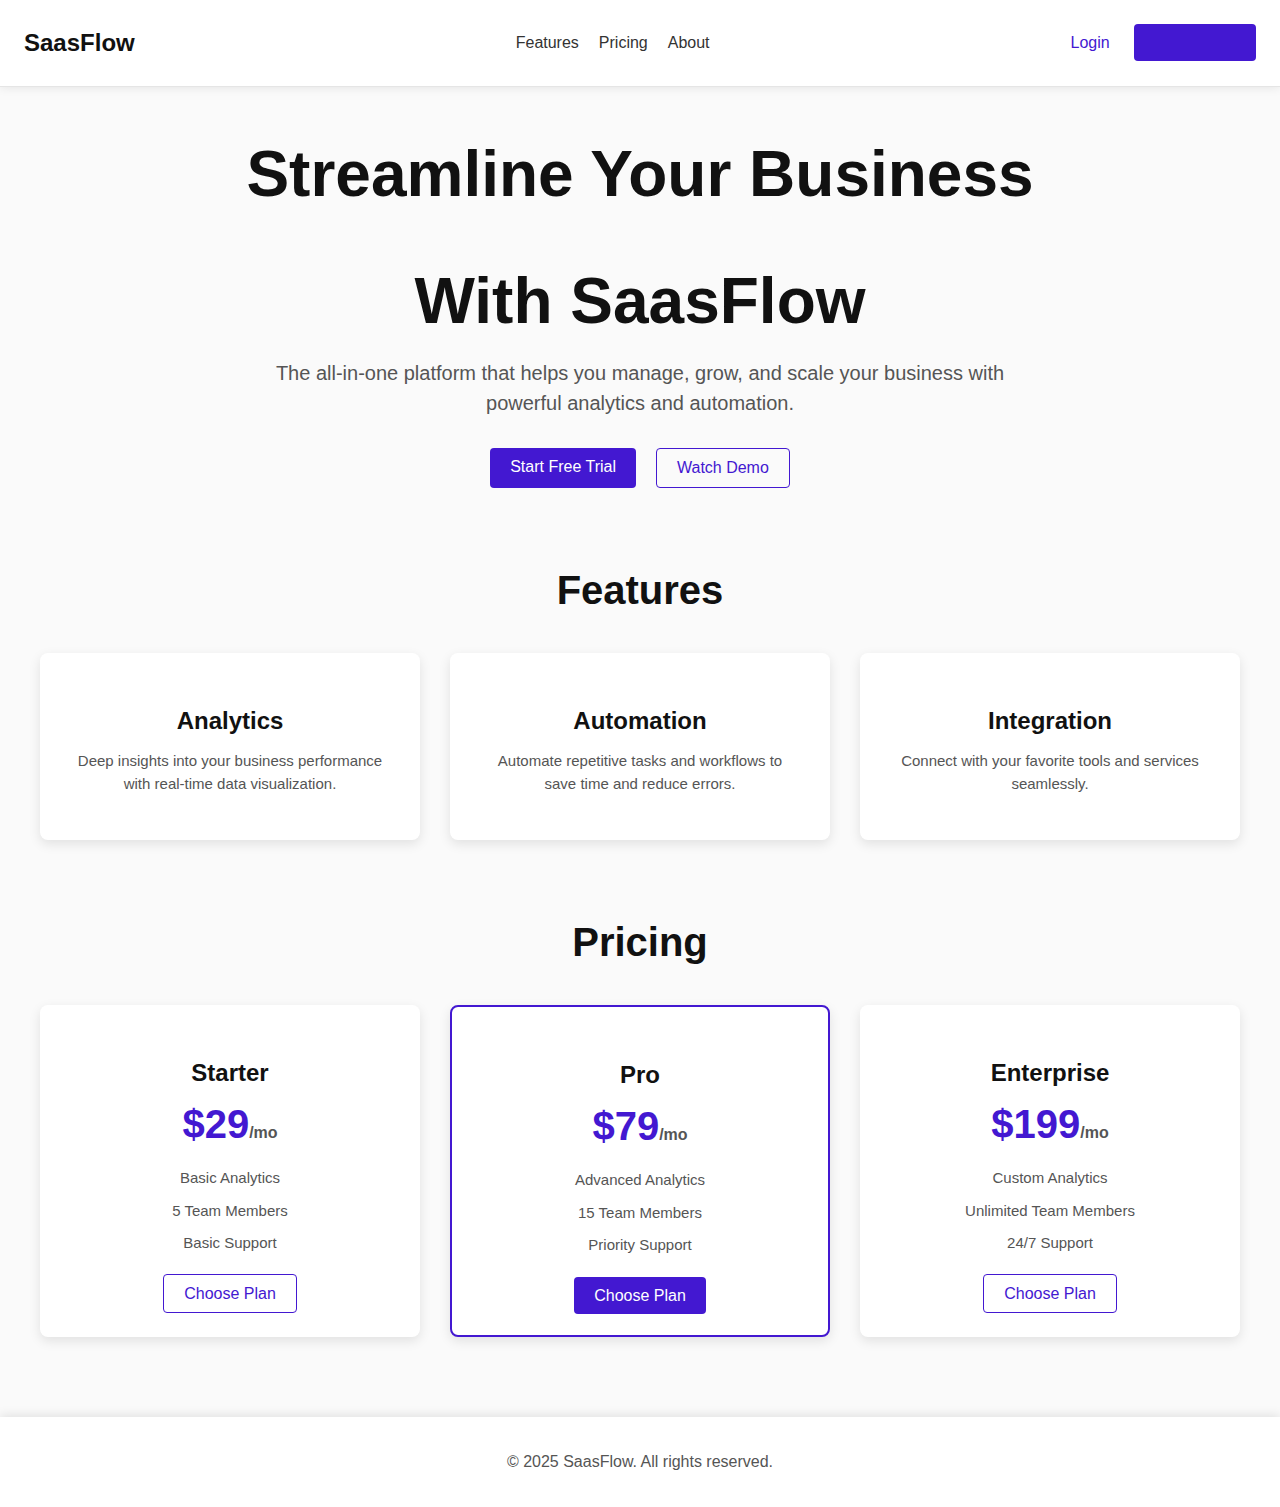
<file: index.html>
<!DOCTYPE html>
<html lang="en">
<head>
    <meta charset="UTF-8">
    <meta name="viewport" content="width=device-width, initial-scale=1.0">
    <title>SaasFlow Landing Page</title>
    <link rel="stylesheet" href="style.css">
</head>
<body>
    <header>
        <nav>
            <div class="logo">SaasFlow</div>
            <ul>
                <li><a href="#">Features</a></li>
                <li><a href="#">Pricing</a></li>
                <li><a href="#">About</a></li>
            </ul>
            <div class="actions">
                <a href="login.html">Login</a>
                <a href="#" class="button">Get Started</a>
            </div>
        </nav>
    </header>

    <section class="hero">
        <h1>Streamline Your Business</h1>
        <h2>With SaasFlow</h2>
        <p>The all-in-one platform that helps you manage, grow, and scale your business with powerful analytics and automation.</p>
        <div class="hero-buttons">
            <a href="#" class="button primary">Start Free Trial</a>
            <a href="#" class="button secondary">Watch Demo</a>
        </div>
    </section>

    <section class="features">
        <h2>Features</h2>
        <div class="features-grid">
            <div class="feature-item">
                <h3>Analytics</h3>
                <p>Deep insights into your business performance with real-time data visualization.</p>
            </div>
            <div class="feature-item">
                <h3>Automation</h3>
                <p>Automate repetitive tasks and workflows to save time and reduce errors.</p>
            </div>
            <div class="feature-item">
                <h3>Integration</h3>
                <p>Connect with your favorite tools and services seamlessly.</p>
            </div>
        </div>
    </section>

    <section class="pricing">
        <h2>Pricing</h2>
        <div class="pricing-grid">
            <div class="pricing-item">
                <h3>Starter</h3>
                <div class="price">$29<span>/mo</span></div>
                <ul>
                    <li>Basic Analytics</li>
                    <li>5 Team Members</li>
                    <li>Basic Support</li>
                </ul>
                <a href="#" class="button secondary">Choose Plan</a>
            </div>
            <div class="pricing-item pro">
                <h3>Pro</h3>
                <div class="price">$79<span>/mo</span></div>
                <ul>
                    <li>Advanced Analytics</li>
                    <li>15 Team Members</li>
                    <li>Priority Support</li>
                </ul>
                <a href="#" class="button primary">Choose Plan</a>
            </div>
            <div class="pricing-item">
                <h3>Enterprise</h3>
                <div class="price">$199<span>/mo</span></div>
                <ul>
                    <li>Custom Analytics</li>
                    <li>Unlimited Team Members</li>
                    <li>24/7 Support</li>
                </ul>
                <a href="#" class="button secondary">Choose Plan</a>
            </div>
        </div>
    </section>

    <footer>
        <p>&copy; 2025 SaasFlow. All rights reserved.</p>
    </footer>

    <script src="script.js"></script>
</body>
</html>
</file>
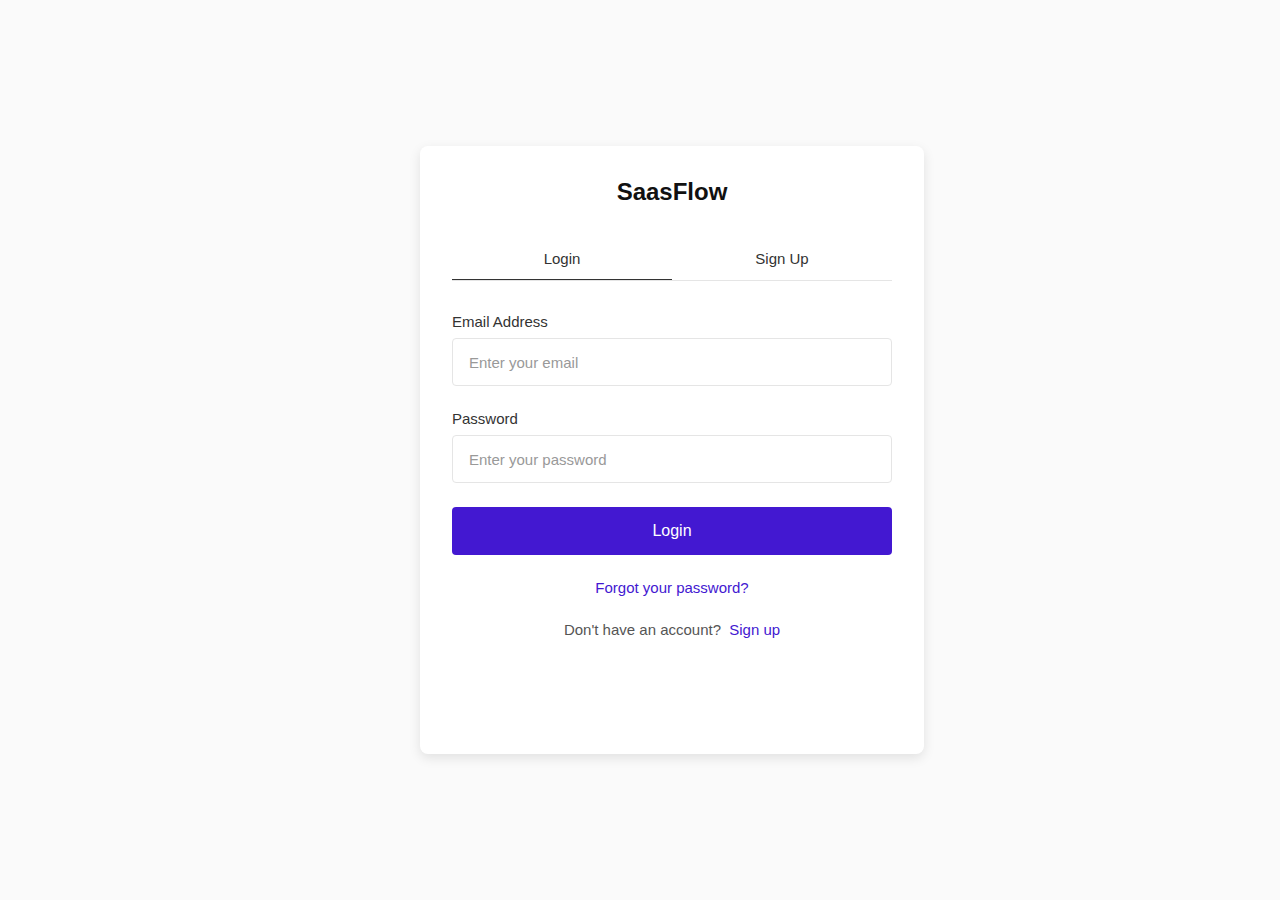
<file: login.html>
<!DOCTYPE html>
<html lang="en">
<head>
    <meta charset="UTF-8">
    <meta name="viewport" content="width=device-width, initial-scale=1.0">
    <title>Login - SaasFlow</title>
    <link rel="stylesheet" href="style.css">
</head>
<body class="login-page">
    <div class="login-container">
        <div class="login-card">
            <!-- Logo -->
            <div class="login-logo">
                <a href="index.html">SaasFlow</a>
            </div>
            
            <!-- Tab Navigation -->
            <div class="login-tabs">
                <div class="tab active" data-tab="login">Login</div>
                <div class="tab" data-tab="signup">Sign Up</div>
            </div>
            
            <!-- Login Form -->
            <form class="login-form" id="loginForm">
                <div class="form-group">
                    <label for="email">Email Address</label>
                    <input type="email" id="email" name="email" placeholder="Enter your email" required>
                </div>
                
                <div class="form-group">
                    <label for="password">Password</label>
                    <input type="password" id="password" name="password" placeholder="Enter your password" required>
                </div>
                
                <button type="submit" class="login-button">Login</button>
                
                <div class="login-links">
                    <a href="#" class="forgot-password">Forgot your password?</a>
                </div>
                
                <div class="signup-prompt">
                    <span>Don't have an account?</span>
                    <a href="#" class="signup-link">Sign up</a>
                </div>
            </form>
        </div>
    </div>
    
    <script src="script.js"></script>
</body>
</html>
</file>
<file: style.css>
body {
    font-family: 'Inter', sans-serif;
    margin: 0;
    padding: 0;
    box-sizing: border-box;
    background-color: #FAFAFA;
    color: #555555;
}

header {
    background-color: #FFFFFF;
    padding: 20px;
    box-shadow: 0 0 10px rgba(0, 0, 0, 0.1);
}

nav {
    display: flex;
    justify-content: space-between;
    align-items: center;
    max-width: 1200px;
    margin: 0 auto;
}

.logo {
    font-size: 24px;
    font-weight: 700;
    color: #111111;
}

nav ul {
    list-style: none;
    display: flex;
    gap: 20px;
}

nav ul li a {
    text-decoration: none;
    color: #333333;
    font-weight: 500;
}

.actions a {
    text-decoration: none;
    color: #4318D1;
    font-weight: 500;
    margin-left: 20px;
}

.button {
    background-color: #4318D1;
    color: #FFFFFF;
    padding: 10px 20px;
    border-radius: 4px;
    text-decoration: none;
    font-weight: 500;
}

.button.secondary {
    background-color: transparent;
    border: 1px solid #4318D1;
    color: #4318D1;
}

.hero {
    text-align: center;
    max-width: 800px;
    margin: 50px auto;
    padding: 0 20px;
}

.hero h1 {
    font-size: 64px;
    color: #111111;
    margin-bottom: 20px;
}

.hero h2 {
    font-size: 64px;
    color: #111111;
    margin-bottom: 20px;
}

.hero p {
    font-size: 20px;
    line-height: 1.5em;
    margin-bottom: 30px;
}

.hero-buttons {
    display: flex;
    justify-content: center;
    gap: 20px;
}

.button.primary {
    background-color: #4318D1;
    color: #FFFFFF;
}

.features {
    text-align: center;
    margin-top: 80px;
}

.features h2 {
    font-size: 40px;
    color: #111111;
    margin-bottom: 40px;
}

.features-grid {
    display: grid;
    grid-template-columns: repeat(auto-fit, minmax(300px, 1fr));
    gap: 30px;
    max-width: 1200px;
    margin: 0 auto;
    padding: 0 20px;
}

.feature-item {
    background-color: #FFFFFF;
    padding: 30px;
    border-radius: 8px;
    box-shadow: 0 4px 12px rgba(0, 0, 0, 0.1);
}

.feature-item h3 {
    font-size: 24px;
    color: #111111;
    margin-bottom: 15px;
}

.feature-item p {
    font-size: 15px;
    line-height: 1.5em;
}

.pricing {
    text-align: center;
    margin-top: 80px;
}

.pricing h2 {
    font-size: 40px;
    color: #111111;
    margin-bottom: 40px;
}

.pricing-grid {
    display: grid;
    grid-template-columns: repeat(auto-fit, minmax(350px, 1fr));
    gap: 30px;
    max-width: 1200px;
    margin: 0 auto;
    padding: 0 20px;
}

.pricing-item {
    background-color: #FFFFFF;
    padding: 30px;
    border-radius: 8px;
    box-shadow: 0 4px 12px rgba(0, 0, 0, 0.1);
}

.pricing-item h3 {
    font-size: 24px;
    color: #111111;
    margin-bottom: 15px;
}

.pricing-item .price {
    font-size: 40px;
    font-weight: 700;
    color: #4318D1;
    margin-bottom: 20px;
}

.pricing-item .price span {
    font-size: 16px;
    color: #555555;
}

.pricing-item ul {
    list-style: none;
    padding: 0;
    margin-bottom: 30px;
}

.pricing-item ul li {
    font-size: 15px;
    line-height: 1.5em;
    margin-bottom: 10px;
}

.pricing-item.pro {
    border: 2px solid #4318D1;
}

footer {
    text-align: center;
    margin-top: 80px;
    padding: 20px;
    background-color: #FFFFFF;
    box-shadow: 0 -2px 10px rgba(0, 0, 0, 0.1);
}

/* Dashboard Styles */
.dashboard {
    display: flex;
    max-width: 1256px;
    margin: 0 auto;
    background-color: #F5F5F5;
    min-height: calc(100vh - 73px);
}

/* Header Updates */
header {
    background-color: #FFFFFF;
    padding: 18px 24px;
    box-shadow: 0 0 10px rgba(0, 0, 0, 0.1);
    border-bottom: 1px solid #E5E5E5;
}

nav {
    display: flex;
    justify-content: space-between;
    align-items: center;
    max-width: 1256px;
    margin: 0 auto;
}

.logo {
    font-size: 24px;
    font-weight: 700;
    color: #111111;
    text-decoration: none;
    transition: color 0.2s;
}

.logo:hover {
    color: #4318D1;
}

.nav-actions {
    display: flex;
    align-items: center;
    gap: 24px;
}

.notification-icon {
    width: 24px;
    height: 24px;
    cursor: pointer;
}

.admin-profile {
    display: flex;
    align-items: center;
    gap: 12px;
}

.admin-image {
    width: 32px;
    height: 32px;
    border-radius: 50%;
    object-fit: cover;
}

.admin-profile span {
    font-size: 15px;
    font-weight: 400;
    color: #333333;
}

/* Sidebar Updates */
.sidebar {
    width: 240px;
    background-color: #FFFFFF;
    padding: 20px 16px;
    border-right: 1px solid #E5E5E5;
}

.sidebar ul {
    list-style: none;
    padding: 0;
    margin: 0;
}

.nav-item {
    margin-bottom: 8px;
}

.nav-item {
    display: flex;
    align-items: center;
    padding: 12px 16px;
    border-radius: 4px;
    cursor: pointer;
    transition: background-color 0.2s;
}

.nav-item:hover {
    background-color: #FAFAFA;
}

.nav-item.active {
    background-color: #F0F0F0;
}

.nav-icon {
    width: 20px;
    height: 20px;
    margin-right: 12px;
}

.nav-item a {
    text-decoration: none;
    color: #333333;
    font-weight: 500;
    font-size: 15px;
}

/* Content Area */
.content {
    flex: 1;
    padding: 32px 30px;
    background-color: #F5F5F5;
}

/* Summary Grid */
.summary-grid {
    display: grid;
    grid-template-columns: repeat(4, 1fr);
    gap: 24px;
    margin-bottom: 32px;
}

.summary-item {
    background-color: #FFFFFF;
    padding: 24px;
    border-radius: 8px;
    box-shadow: 0 4px 12px rgba(0, 0, 0, 0.1);
}

.summary-item h3 {
    font-size: 15px;
    color: #555555;
    margin: 0 0 8px 0;
    font-weight: 400;
}

.summary-item .number {
    font-size: 32px;
    font-weight: 700;
    color: #111111;
    margin: 8px 0 4px 0;
    line-height: 1.2;
}

.summary-item .percentage {
    font-size: 15px;
    color: #22C55E;
    margin: 0;
    font-weight: 400;
}

/* Main Content Grid */
.main-content-grid {
    display: grid;
    grid-template-columns: 1.5fr 1fr;
    gap: 24px;
    margin-bottom: 32px;
}

/* Revenue Growth */
.revenue-growth {
    background-color: #FFFFFF;
    padding: 24px;
    border-radius: 8px;
    box-shadow: 0 4px 12px rgba(0, 0, 0, 0.1);
}

.section-header {
    display: flex;
    justify-content: space-between;
    align-items: center;
    margin-bottom: 24px;
}

.section-header h3 {
    font-size: 20px;
    font-weight: 700;
    color: #111111;
    margin: 0;
}

.time-filter {
    display: flex;
    align-items: center;
    gap: 8px;
    font-size: 15px;
    color: #000000;
    cursor: pointer;
    padding: 4px 8px;
    border-radius: 4px;
    transition: background-color 0.2s;
}

.time-filter:hover {
    background-color: #F5F5F5;
}

.chart-container {
    height: 300px;
    background-color: #FAFAFA;
    border-radius: 4px;
    padding: 20px;
    display: flex;
    align-items: end;
    justify-content: center;
}

.chart-bars {
    display: flex;
    align-items: end;
    gap: 12px;
    height: 100%;
}

.bar {
    width: 24px;
    background-color: #D9D9D9;
    border-radius: 2px;
    transition: background-color 0.3s;
}

.bar:hover {
    background-color: #4318D1;
}

/* Recent Activity */
.recent-activity {
    background-color: #FFFFFF;
    padding: 24px;
    border-radius: 8px;
    box-shadow: 0 4px 12px rgba(0, 0, 0, 0.1);
}

.recent-activity h3 {
    font-size: 20px;
    font-weight: 700;
    color: #111111;
    margin: 0 0 24px 0;
}

.activity-list {
    display: flex;
    flex-direction: column;
    gap: 20px;
}

.activity-item {
    display: flex;
    align-items: center;
    gap: 15px;
}

.activity-item .user-image {
    width: 32px;
    height: 32px;
    border-radius: 50%;
    object-fit: cover;
    flex-shrink: 0;
}

.activity-content {
    flex: 1;
    display: flex;
    flex-direction: column;
    gap: 2px;
}

.user-name {
    font-size: 15px;
    font-weight: 500;
    color: #333333;
}

.activity-text {
    font-size: 15px;
    font-weight: 400;
    color: #333333;
}

.time {
    font-size: 13px;
    color: #555555;
    flex-shrink: 0;
}

/* Bottom Content Grid */
.bottom-content-grid {
    display: grid;
    grid-template-columns: 1fr 1fr;
    gap: 24px;
}

/* Notifications */
.notifications {
    background-color: #FFFFFF;
    padding: 24px;
    border-radius: 8px;
    box-shadow: 0 4px 12px rgba(0, 0, 0, 0.1);
}

.notifications h3 {
    font-size: 20px;
    font-weight: 700;
    color: #111111;
    margin: 0 0 24px 0;
}

.notification-list {
    display: flex;
    flex-direction: column;
    gap: 20px;
}

.notification-item {
    display: flex;
    align-items: flex-start;
    gap: 12px;
}

.notification-dot {
    width: 8px;
    height: 8px;
    border-radius: 50%;
    margin-top: 8px;
    flex-shrink: 0;
}

.notification-dot.green {
    background-color: #22C55E;
}

.notification-dot.blue {
    background-color: #3B82F6;
}

.notification-dot.yellow {
    background-color: #EAB308;
}

.notification-content {
    display: flex;
    flex-direction: column;
    gap: 4px;
}

.notification-text {
    font-size: 15px;
    font-weight: 400;
    color: #333333;
}

.notification-time {
    font-size: 13px;
    color: #555555;
}

/* Quick Actions */
.quick-actions h3 {
    font-size: 20px;
    font-weight: 700;
    color: #111111;
    margin: 0 0 24px 0;
}

.actions-grid {
    display: grid;
    grid-template-columns: 1fr 1fr;
    gap: 16px;
}

.action-item {
    background-color: #FAFAFA;
    padding: 16px;
    border-radius: 4px;
    cursor: pointer;
    transition: background-color 0.2s;
}

.action-item:hover {
    background-color: #F0F0F0;
}

.action-title {
    font-size: 15px;
    font-weight: 500;
    color: #333333;
    margin-bottom: 4px;
}

.action-description {
    font-size: 13px;
    color: #555555;
}

/* Responsive Design */
@media (max-width: 1024px) {
    .summary-grid {
        grid-template-columns: repeat(2, 1fr);
    }
    
    .main-content-grid {
        grid-template-columns: 1fr;
    }
    
    .bottom-content-grid {
        grid-template-columns: 1fr;
    }
}

@media (max-width: 768px) {
    .dashboard {
        flex-direction: column;
    }
    
    .sidebar {
        width: 100%;
        padding: 16px;
    }
    
    .sidebar ul {
        display: flex;
        gap: 8px;
        overflow-x: auto;
    }
    
    .nav-item {
        white-space: nowrap;
        margin-bottom: 0;
    }
    
    .summary-grid {
        grid-template-columns: 1fr;
    }
    
    .content {
        padding: 20px;
    }
}

/* Login Page Styles */
.login-page {
    background-color: #FAFAFA;
    min-height: 100vh;
    display: flex;
    align-items: center;
    justify-content: center;
    padding: 20px;
}

.login-container {
    width: 100%;
    max-width: 440px;
}

.login-card {
    background-color: #FFFFFF;
    border-radius: 8px;
    box-shadow: 0 4px 12px rgba(0, 0, 0, 0.1);
    padding: 32px;
    width: 100%;
    min-height: 544px;
    display: flex;
    flex-direction: column;
    align-items: center;
}

.login-logo {
    margin-bottom: 32px;
}

.login-logo a {
    font-size: 24px;
    font-weight: 700;
    color: #111111;
    text-decoration: none;
    transition: color 0.2s;
}

.login-logo a:hover {
    color: #4318D1;
}

.login-tabs {
    display: flex;
    width: 100%;
    margin-bottom: 32px;
    border-bottom: 1px solid #E5E5E5;
}

.tab {
    flex: 1;
    text-align: center;
    padding: 12px 0;
    font-size: 15px;
    font-weight: 500;
    color: #333333;
    cursor: pointer;
    position: relative;
    border-bottom: 1.6px solid transparent;
    transition: all 0.2s;
}

.tab.active {
    color: #333333;
    border-bottom-color: #333333;
}

.tab:hover {
    color: #4318D1;
}

.login-form {
    width: 100%;
    display: flex;
    flex-direction: column;
}

.form-group {
    margin-bottom: 24px;
}

.form-group label {
    display: block;
    font-size: 15px;
    font-weight: 500;
    color: #333333;
    margin-bottom: 8px;
}

.form-group input {
    width: 100%;
    height: 48px;
    padding: 12px 16px;
    border: 1px solid #E5E5E5;
    border-radius: 4px;
    font-size: 15px;
    color: #333333;
    background-color: #FFFFFF;
    transition: border-color 0.2s;
    box-sizing: border-box;
}

.form-group input:focus {
    outline: none;
    border-color: #4318D1;
}

.form-group input::placeholder {
    color: #999999;
    font-size: 15px;
}

.login-button {
    width: 100%;
    height: 48px;
    background-color: #4318D1;
    color: #FFFFFF;
    border: none;
    border-radius: 4px;
    font-size: 16px;
    font-weight: 500;
    cursor: pointer;
    transition: background-color 0.2s;
    margin-bottom: 24px;
}

.login-button:hover {
    background-color: #3612B8;
}

.login-button:active {
    background-color: #2D0E9F;
}

.login-links {
    text-align: center;
    margin-bottom: 24px;
}

.forgot-password {
    font-size: 15px;
    color: #4318D1;
    text-decoration: none;
    transition: color 0.2s;
}

.forgot-password:hover {
    color: #3612B8;
}

.signup-prompt {
    text-align: center;
    font-size: 15px;
    color: #555555;
}

.signup-link {
    color: #4318D1;
    text-decoration: none;
    font-weight: 500;
    margin-left: 4px;
    transition: color 0.2s;
}

.login-error {
    background-color: #FEF2F2;
    border: 1px solid #FECACA;
    color: #DC2626;
    padding: 12px 16px;
    border-radius: 4px;
    font-size: 14px;
    margin-bottom: 16px;
    text-align: center;
}
.signup-link:hover {
    color: #3612B8;
}

/* Login Page Responsive Design */
@media (max-width: 768px) {
    .login-card {
        padding: 24px;
        min-height: auto;
    }
    
    .login-container {
        max-width: 100%;
    }
}
</file>
